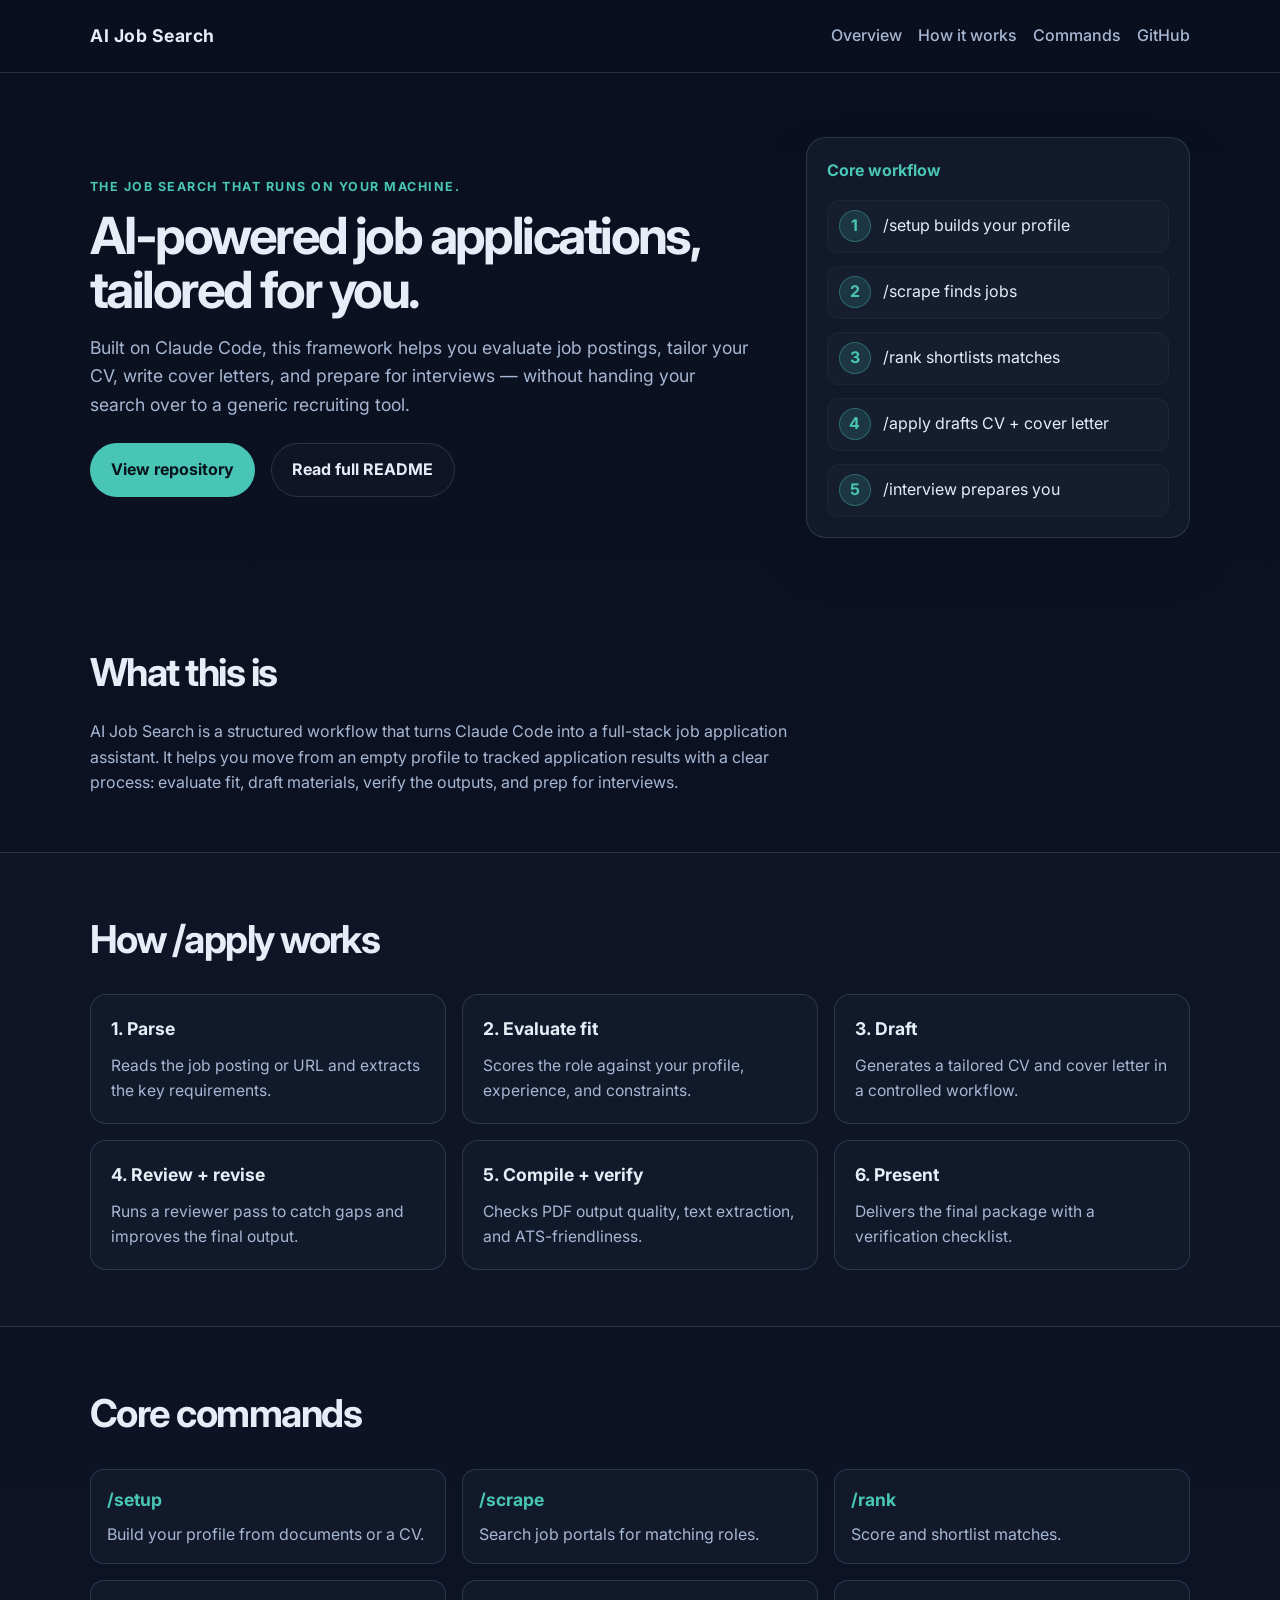
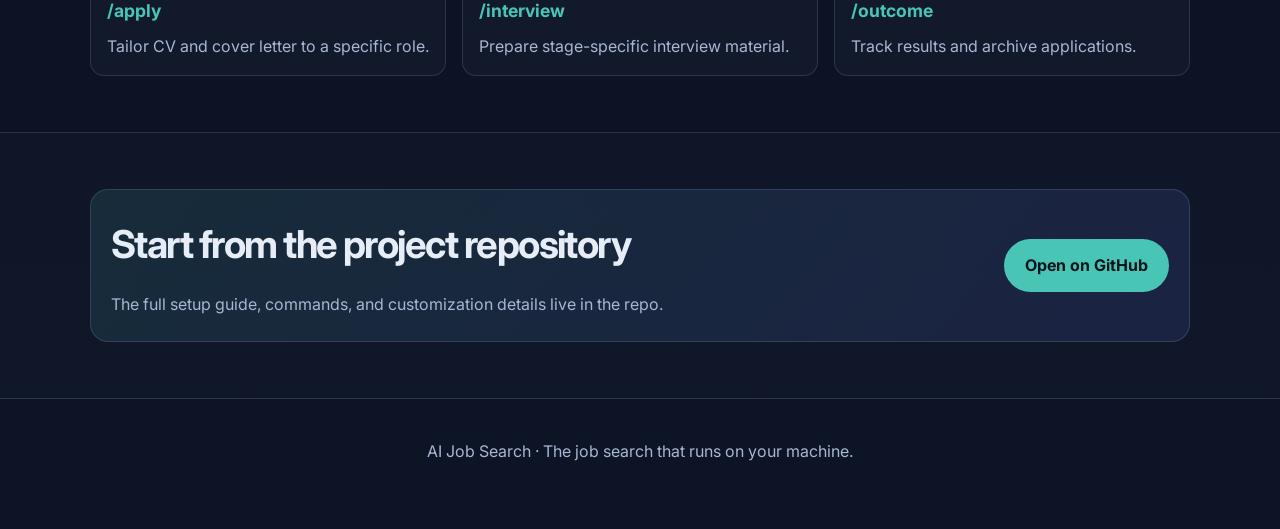
<file: docs/index.html>
<!DOCTYPE html>
<html lang="en">
  <head>
    <meta charset="UTF-8" />
    <meta name="viewport" content="width=device-width, initial-scale=1.0" />
    <title>AI Job Search</title>
    <meta
      name="description"
      content="AI Job Search is an AI-powered job application framework built on Claude Code. It helps you scrape jobs, evaluate fit, tailor CVs, write cover letters, and prep for interviews."
    />
    <link rel="preconnect" href="https://fonts.googleapis.com" />
    <link rel="preconnect" href="https://fonts.gstatic.com" crossorigin />
    <link
      href="https://fonts.googleapis.com/css2?family=Inter:wght@400;500;600;700;800&display=swap"
      rel="stylesheet"
    />
    <link rel="stylesheet" href="./styles.css" />
  </head>
  <body>
    <header class="site-header">
      <div class="container nav">
        <div class="brand">AI Job Search</div>
        <nav>
          <a href="#what-it-is">Overview</a>
          <a href="#how-it-works">How it works</a>
          <a href="#commands">Commands</a>
          <a href="https://github.com/Kerklin/ai-job-search" target="_blank" rel="noreferrer">GitHub</a>
        </nav>
      </div>
    </header>

    <main>
      <section class="hero">
        <div class="container hero-grid">
          <div>
            <p class="eyebrow">The job search that runs on your machine.</p>
            <h1>AI-powered job applications, tailored for you.</h1>
            <p class="lead">
              Built on Claude Code, this framework helps you evaluate job postings, tailor
              your CV, write cover letters, and prepare for interviews — without handing
              your search over to a generic recruiting tool.
            </p>
            <div class="actions">
              <a class="button primary" href="https://github.com/Kerklin/ai-job-search" target="_blank" rel="noreferrer">View repository</a>
              <a class="button secondary" href="https://github.com/Kerklin/ai-job-search/blob/master/README.md" target="_blank" rel="noreferrer">Read full README</a>
            </div>
          </div>
          <div class="panel">
            <div class="panel-header">Core workflow</div>
            <ul>
              <li><span>1</span> /setup builds your profile</li>
              <li><span>2</span> /scrape finds jobs</li>
              <li><span>3</span> /rank shortlists matches</li>
              <li><span>4</span> /apply drafts CV + cover letter</li>
              <li><span>5</span> /interview prepares you</li>
            </ul>
          </div>
        </div>
      </section>

      <section id="what-it-is" class="section">
        <div class="container">
          <h2>What this is</h2>
          <p>
            AI Job Search is a structured workflow that turns Claude Code into a full-stack
            job application assistant. It helps you move from an empty profile to tracked
            application results with a clear process: evaluate fit, draft materials, verify
            the outputs, and prep for interviews.
          </p>
        </div>
      </section>

      <section id="how-it-works" class="section alt">
        <div class="container">
          <h2>How /apply works</h2>
          <div class="steps">
            <div class="card">
              <h3>1. Parse</h3>
              <p>Reads the job posting or URL and extracts the key requirements.</p>
            </div>
            <div class="card">
              <h3>2. Evaluate fit</h3>
              <p>Scores the role against your profile, experience, and constraints.</p>
            </div>
            <div class="card">
              <h3>3. Draft</h3>
              <p>Generates a tailored CV and cover letter in a controlled workflow.</p>
            </div>
            <div class="card">
              <h3>4. Review + revise</h3>
              <p>Runs a reviewer pass to catch gaps and improves the final output.</p>
            </div>
            <div class="card">
              <h3>5. Compile + verify</h3>
              <p>Checks PDF output quality, text extraction, and ATS-friendliness.</p>
            </div>
            <div class="card">
              <h3>6. Present</h3>
              <p>Delivers the final package with a verification checklist.</p>
            </div>
          </div>
        </div>
      </section>

      <section id="commands" class="section">
        <div class="container">
          <h2>Core commands</h2>
          <div class="command-grid">
            <div class="command-item"><strong>/setup</strong><span>Build your profile from documents or a CV.</span></div>
            <div class="command-item"><strong>/scrape</strong><span>Search job portals for matching roles.</span></div>
            <div class="command-item"><strong>/rank</strong><span>Score and shortlist matches.</span></div>
            <div class="command-item"><strong>/apply</strong><span>Tailor CV and cover letter to a specific role.</span></div>
            <div class="command-item"><strong>/interview</strong><span>Prepare stage-specific interview material.</span></div>
            <div class="command-item"><strong>/outcome</strong><span>Track results and archive applications.</span></div>
          </div>
        </div>
      </section>

      <section class="section alt cta-section">
        <div class="container cta-box">
          <div>
            <h2>Start from the project repository</h2>
            <p>
              The full setup guide, commands, and customization details live in the repo.
            </p>
          </div>
          <a class="button primary" href="https://github.com/Kerklin/ai-job-search" target="_blank" rel="noreferrer">Open on GitHub</a>
        </div>
      </section>
    </main>

    <footer class="site-footer">
      <div class="container">
        <p>AI Job Search · The job search that runs on your machine.</p>
      </div>
    </footer>
  </body>
</html>
</file>
<file: docs/styles.css>
:root {
  --bg: #0b1020;
  --bg-soft: #121b2d;
  --panel: rgba(18, 27, 45, 0.9);
  --panel-alt: #162238;
  --text: #e6edf7;
  --muted: #a7b7d3;
  --primary: #49c5b6;
  --primary-strong: #23a896;
  --border: rgba(155, 171, 201, 0.2);
  --shadow: rgba(11, 16, 32, 0.35);
}

* { box-sizing: border-box; }

html {
  scroll-behavior: smooth;
}

body {
  margin: 0;
  font-family: 'Inter', sans-serif;
  background: linear-gradient(180deg, #0b1020 0%, #0d1426 100%);
  color: var(--text);
  line-height: 1.6;
}

img {
  max-width: 100%;
}

.container {
  width: min(1100px, calc(100% - 2rem));
  margin: 0 auto;
}

.site-header {
  position: sticky;
  top: 0;
  z-index: 10;
  backdrop-filter: blur(12px);
  background: rgba(11, 16, 32, 0.7);
  border-bottom: 1px solid var(--border);
}

.nav {
  display: flex;
  align-items: center;
  justify-content: space-between;
  min-height: 72px;
  gap: 1.25rem;
}

.brand {
  font-size: 1.1rem;
  font-weight: 700;
  letter-spacing: 0.03em;
}

nav {
  display: flex;
  align-items: center;
  gap: 1rem;
  flex-wrap: wrap;
}

nav a {
  color: var(--muted);
  text-decoration: none;
  font-weight: 500;
}

nav a:hover {
  color: var(--text);
}

.hero {
  padding: 4rem 0 3rem;
}

.hero-grid {
  display: grid;
  grid-template-columns: 1.6fr 0.9fr;
  gap: 2rem;
  align-items: center;
}

.eyebrow {
  margin: 0 0 0.75rem;
  color: var(--primary);
  text-transform: uppercase;
  letter-spacing: 0.12em;
  font-size: 0.78rem;
  font-weight: 700;
}

h1 {
  margin: 0 0 1rem;
  font-size: clamp(2.5rem, 4vw, 4rem);
  line-height: 1.05;
  letter-spacing: -0.05em;
}

.lead {
  color: var(--muted);
  font-size: 1.1rem;
  max-width: 60ch;
  margin-bottom: 1.5rem;
}

.actions {
  display: flex;
  gap: 1rem;
  flex-wrap: wrap;
}

.button {
  display: inline-flex;
  align-items: center;
  justify-content: center;
  min-height: 46px;
  border-radius: 999px;
  padding: 0.85rem 1.3rem;
  text-decoration: none;
  font-weight: 700;
  transition: transform 0.2s ease, opacity 0.2s ease;
}

.button:hover {
  transform: translateY(-1px);
}

.button.primary {
  background: var(--primary);
  color: #08131c;
}

.button.secondary {
  border: 1px solid var(--border);
  color: var(--text);
  background: rgba(255, 255, 255, 0.02);
}

.panel {
  background: var(--panel);
  border: 1px solid var(--border);
  border-radius: 20px;
  padding: 1.25rem;
  box-shadow: 0 20px 40px var(--shadow);
}

.panel-header {
  color: var(--primary);
  font-weight: 700;
  margin-bottom: 1rem;
}

.panel ul {
  list-style: none;
  margin: 0;
  padding: 0;
  display: grid;
  gap: 0.8rem;
}

.panel li {
  display: flex;
  align-items: center;
  gap: 0.75rem;
  color: var(--text);
  padding: 0.6rem 0.7rem;
  border-radius: 12px;
  background: rgba(255, 255, 255, 0.02);
  border: 1px solid rgba(255, 255, 255, 0.03);
}

.panel li span {
  display: inline-flex;
  width: 2rem;
  height: 2rem;
  align-items: center;
  justify-content: center;
  background: rgba(73, 197, 182, 0.15);
  border: 1px solid rgba(73, 197, 182, 0.35);
  border-radius: 999px;
  color: var(--primary);
  font-weight: 700;
}

.section {
  padding: 3.5rem 0;
}

.section.alt {
  background: rgba(255, 255, 255, 0.01);
  border-top: 1px solid var(--border);
  border-bottom: 1px solid var(--border);
}

.section h2 {
  margin-top: 0;
  margin-bottom: 1rem;
  font-size: clamp(2rem, 3vw, 2.8rem);
  letter-spacing: -0.04em;
}

.section p {
  color: var(--muted);
  margin: 0;
  max-width: 70ch;
}

.steps {
  display: grid;
  grid-template-columns: repeat(3, minmax(0, 1fr));
  gap: 1rem;
  margin-top: 1.5rem;
}

.card {
  background: var(--panel);
  border: 1px solid var(--border);
  border-radius: 16px;
  padding: 1.25rem;
}

.card h3 {
  margin: 0 0 0.6rem;
  font-size: 1.1rem;
}

.card p {
  color: var(--muted);
  font-size: 0.98rem;
}

.command-grid {
  display: grid;
  grid-template-columns: repeat(3, minmax(0, 1fr));
  gap: 1rem;
  margin-top: 1.5rem;
}

.command-item {
  background: var(--panel);
  border: 1px solid var(--border);
  border-radius: 14px;
  padding: 1rem;
  display: grid;
  gap: 0.5rem;
}

.command-item strong {
  color: var(--primary);
  font-size: 1.1rem;
}

.command-item span {
  color: var(--muted);
}

.cta-box {
  display: flex;
  align-items: center;
  justify-content: space-between;
  gap: 1rem;
  padding: 1.5rem 1.25rem;
  background: linear-gradient(135deg, rgba(73, 197, 182, 0.12), rgba(109, 123, 255, 0.12));
  border: 1px solid var(--border);
  border-radius: 18px;
}

.site-footer {
  padding: 1.5rem 0 3rem;
  color: var(--muted);
  text-align: center;
}

@media (max-width: 800px) {
  .hero-grid,
  .steps,
  .command-grid,
  .cta-box {
    grid-template-columns: 1fr;
    display: block;
  }

  .steps,
  .command-grid {
    display: grid;
  }

  .cta-box {
    display: grid;
  }

  .nav {
    flex-direction: column;
    justify-content: center;
    padding: 1rem 0;
  }
}
</file>
